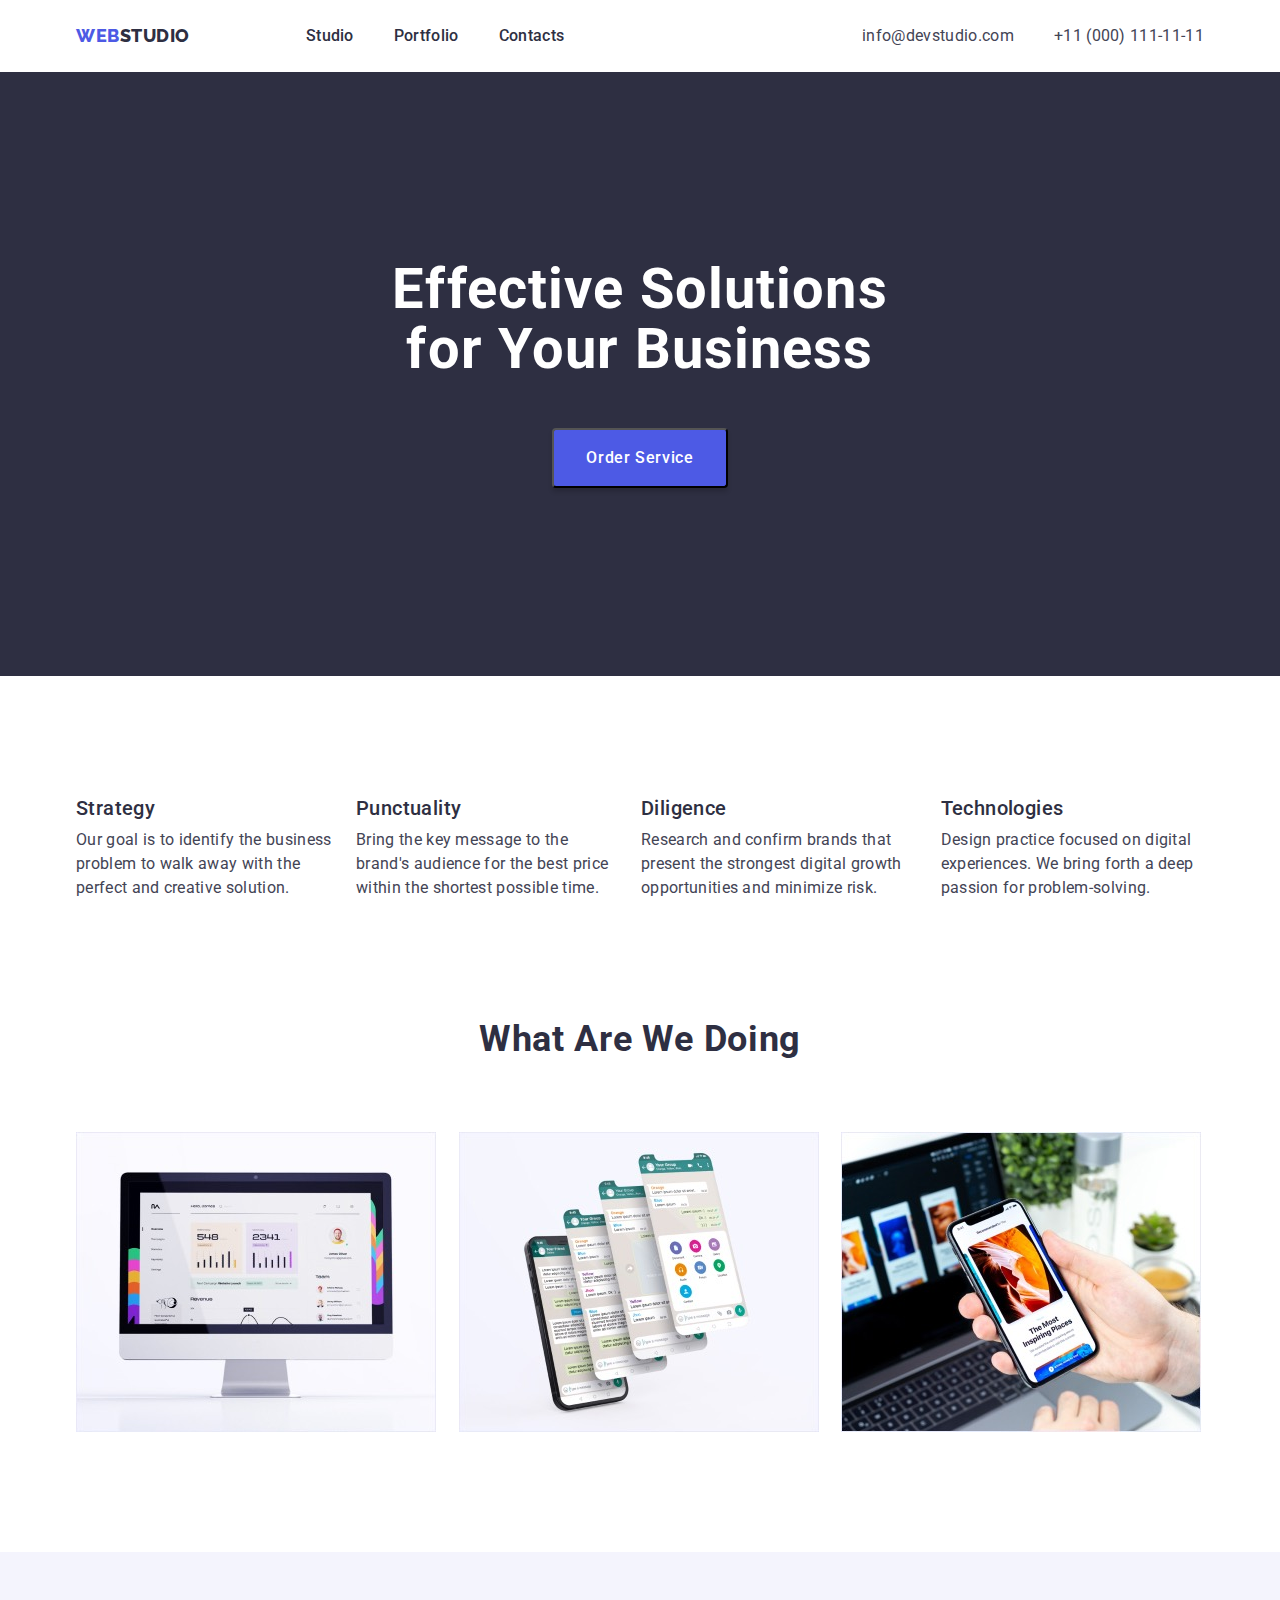
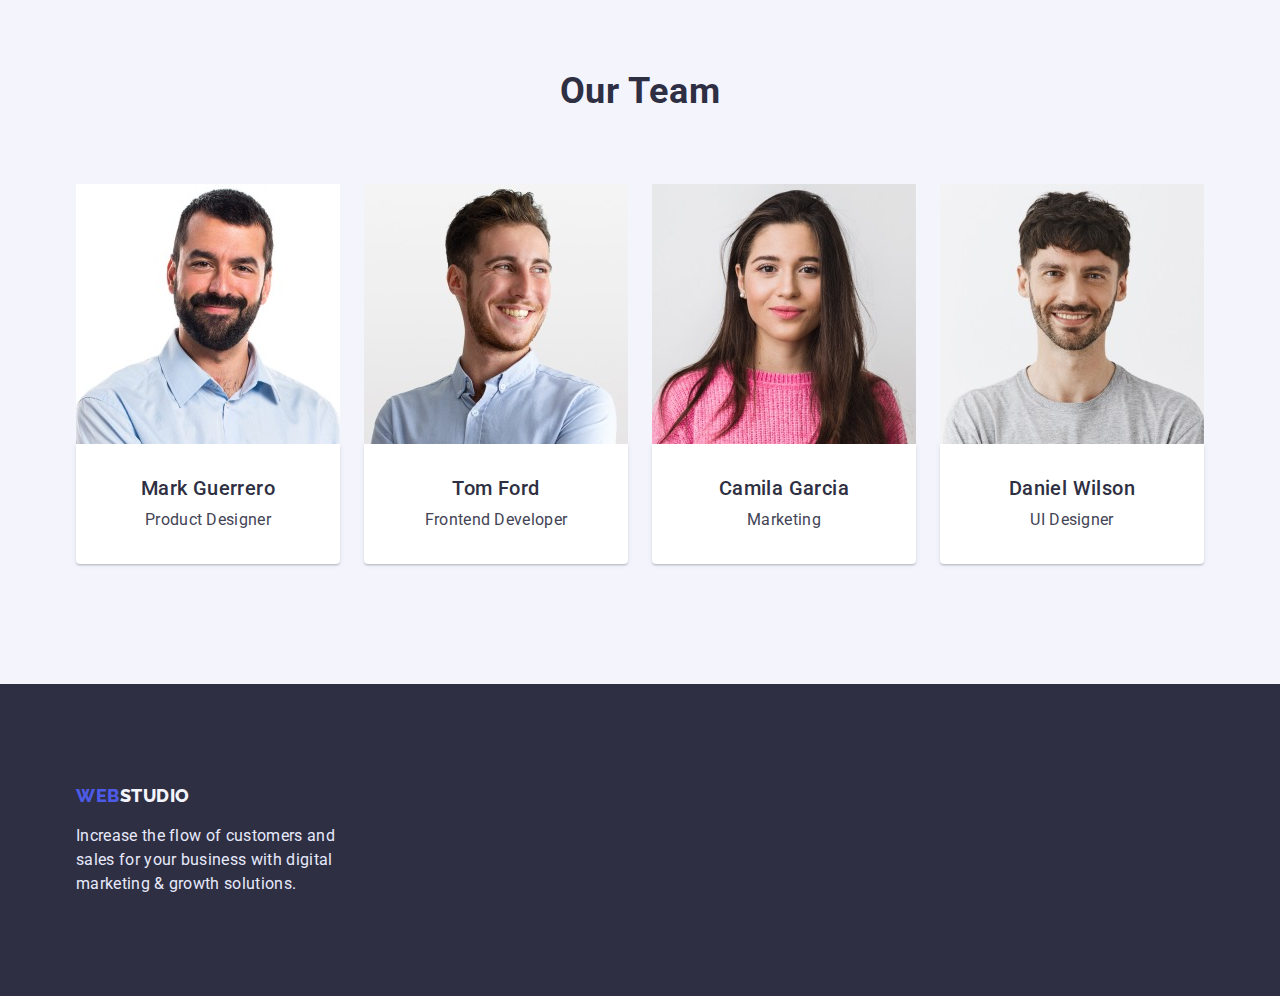
<file: index.html>
<!DOCTYPE html>
<html lang="en">

<head>
    <meta charset="UTF-8">
    <meta http-equiv="X-UA-Compatible" content="IE=edge">
    <meta name="viewport" content="width=device-width, initial-scale=1.0">
    <title>WebS &#128509;</title>
    <link rel="preconnect" href="https://fonts.googleapis.com">
    <link rel="preconnect" href="https://fonts.gstatic.com" crossorigin>
    <link rel="stylesheet" href="https://cdn.jsdelivr.net/npm/modern-normalize@1.1.0/modern-normalize.min.css">
    <link
        href="https://fonts.googleapis.com/css2?family=Raleway:wght@800&family=Roboto:wght@400;500;700;900&display=swap"
        rel="stylesheet">


    <link rel="stylesheet" href="./css/styles.css">
</head>


<body>
    <!-- =========HEADER=========== -->
    <header class="page-header">
        <div class="container flex">
            <nav class="flex">
                <a class="logo link" href="./index.html">Web<span class="logo-second-part">Studio</span></a>
                <ul class="list flex">
                    <li><a class="link text-characteristics" href="./index.html">Studio</a></li>
                    <li><a class="link text-characteristics" href="./portfolio.html">Portfolio</a></li>
                    <li><a class="link text-characteristics" href="">Contacts</a></li>
                </ul>
            </nav>

            <address class="contacts flex">
                <ul class="flex list">
                    <li><a class="link contacts-text-characterictics"
                            href="mailto:info@devstudio.com">info@devstudio.com</a></li>
                    <li><a class="link contacts-text-characterictics" href="tel:+110001111111">+11 (000) 111-11-11</a>
                    </li>
                </ul>
            </address>

        </div>

    </header>
    <main>
        <!-- =========HERO============ -->
        <section class="hero">
            <div class="container">
                <h1 class="hero-promo">Effective Solutions
                    for Your Business</h1>
                <button class="hero-button" type="button">Order Service</button>
            </div>
        </section>
        <!-- =====OUR ADVANTAGES======== -->
        <section class="section">
            <div class="container">
                <h2 hidden>Our Advantages</h2>
                <ul class="list list-of-advantages">
                    <li>
                        <h3 class="advantage">Strategy</h3>
                        <p class="advantage-description">Our goal is to identify the business
                            problem to walk away with the perfect and creative solution.</p>
                    </li>
                    <li>
                        <h3 class="advantage">Punctuality</h3>
                        <p class="advantage-description">Bring the key message to the brand's audience for the best
                            price within the shortest possible
                            time.</p>
                    </li>
                    <li>
                        <h3 class="advantage">Diligence</h3>
                        <p class="advantage-description">Research and confirm brands that present the strongest digital
                            growth opportunities and
                            minimize risk.</p>
                    </li>
                    <li>
                        <h3 class="advantage">Technologies</h3>
                        <p class="advantage-description">Design practice focused on digital experiences. We bring forth
                            a deep passion for
                            problem-solving.</p>
                    </li>
                </ul>
            </div>
        </section>
        <!-- ======WHAT ARE WE DOING==== -->
        <section class="section section-correction">
            <div class="container">
                <h2 class="section-promo">What are we doing</h2>
                <ul class="list pictures-list">
                    <li class="pic"><img src="./images/mac-software.jpg" alt="PC Photo"></li>
                    <li class="pic"><img src="./images/mobile-aps.jpg" alt="phone picture"></li>
                    <li class="pic"><img src="./images/any-platform-solutions.jpg" alt="PC and Phone"></li>
                </ul>


            </div>
        </section>
        <!-- ==============OUR TEAM=================== -->
        <section class="section background">
            <div class="container">
                <h2 class="section-promo">Our Team</h2>
                <ul class="list list-of-employees">
                    <li class="cards-of-emloyees">
                        <img class="employees-photo" src="./images/mark-guerrero.jpg" alt="employee photo">
                        <div class="employee-information">
                            <h3 class="employee-name">Mark Guerrero</h3>
                            <p class="employee-position">Product Designer</p>
                        </div>
                    </li>
                    <li class="cards-of-emloyees">
                        <img class="employees-photo" src="./images/tom-ford.jpg" alt="employee photo">
                        <div class="employee-information">
                            <h3 class="employee-name">Tom Ford</h3>
                            <p class="employee-position">Frontend Developer</p>
                        </div>
                    </li>
                    <li class="cards-of-emloyees">
                        <img class="employees-photo" src="./images/camila-garcia.jpg" alt="employee photo">
                        <div class="employee-information">
                            <h3 class="employee-name">Camila Garcia</h3>
                            <p class="employee-position">Marketing</p>
                        </div>
                    </li>
                    <li class="cards-of-emloyees">
                        <img class="employees-photo" src="./images/daniel-wilson.jpg" alt="employee photo">
                        <div class="employee-information">
                            <h3 class="employee-name">Daniel Wilson</h3>
                            <p class="employee-position">UI Designer</p>
                        </div>
                    </li>
                </ul>
            </div>
        </section>
    </main>
    <footer class="footer">
        <div class="container footer-container">
            <a class="logo link footer-logo" href="./index.html">Web<span
                    class="logo-second-part-footer">Studio</span></a>
            <p class="why-choose-us">Increase the flow of customers and sales for your business with digital marketing &
                growth solutions.</p>

        </div>
    </footer>
</body>

</html>
</file>
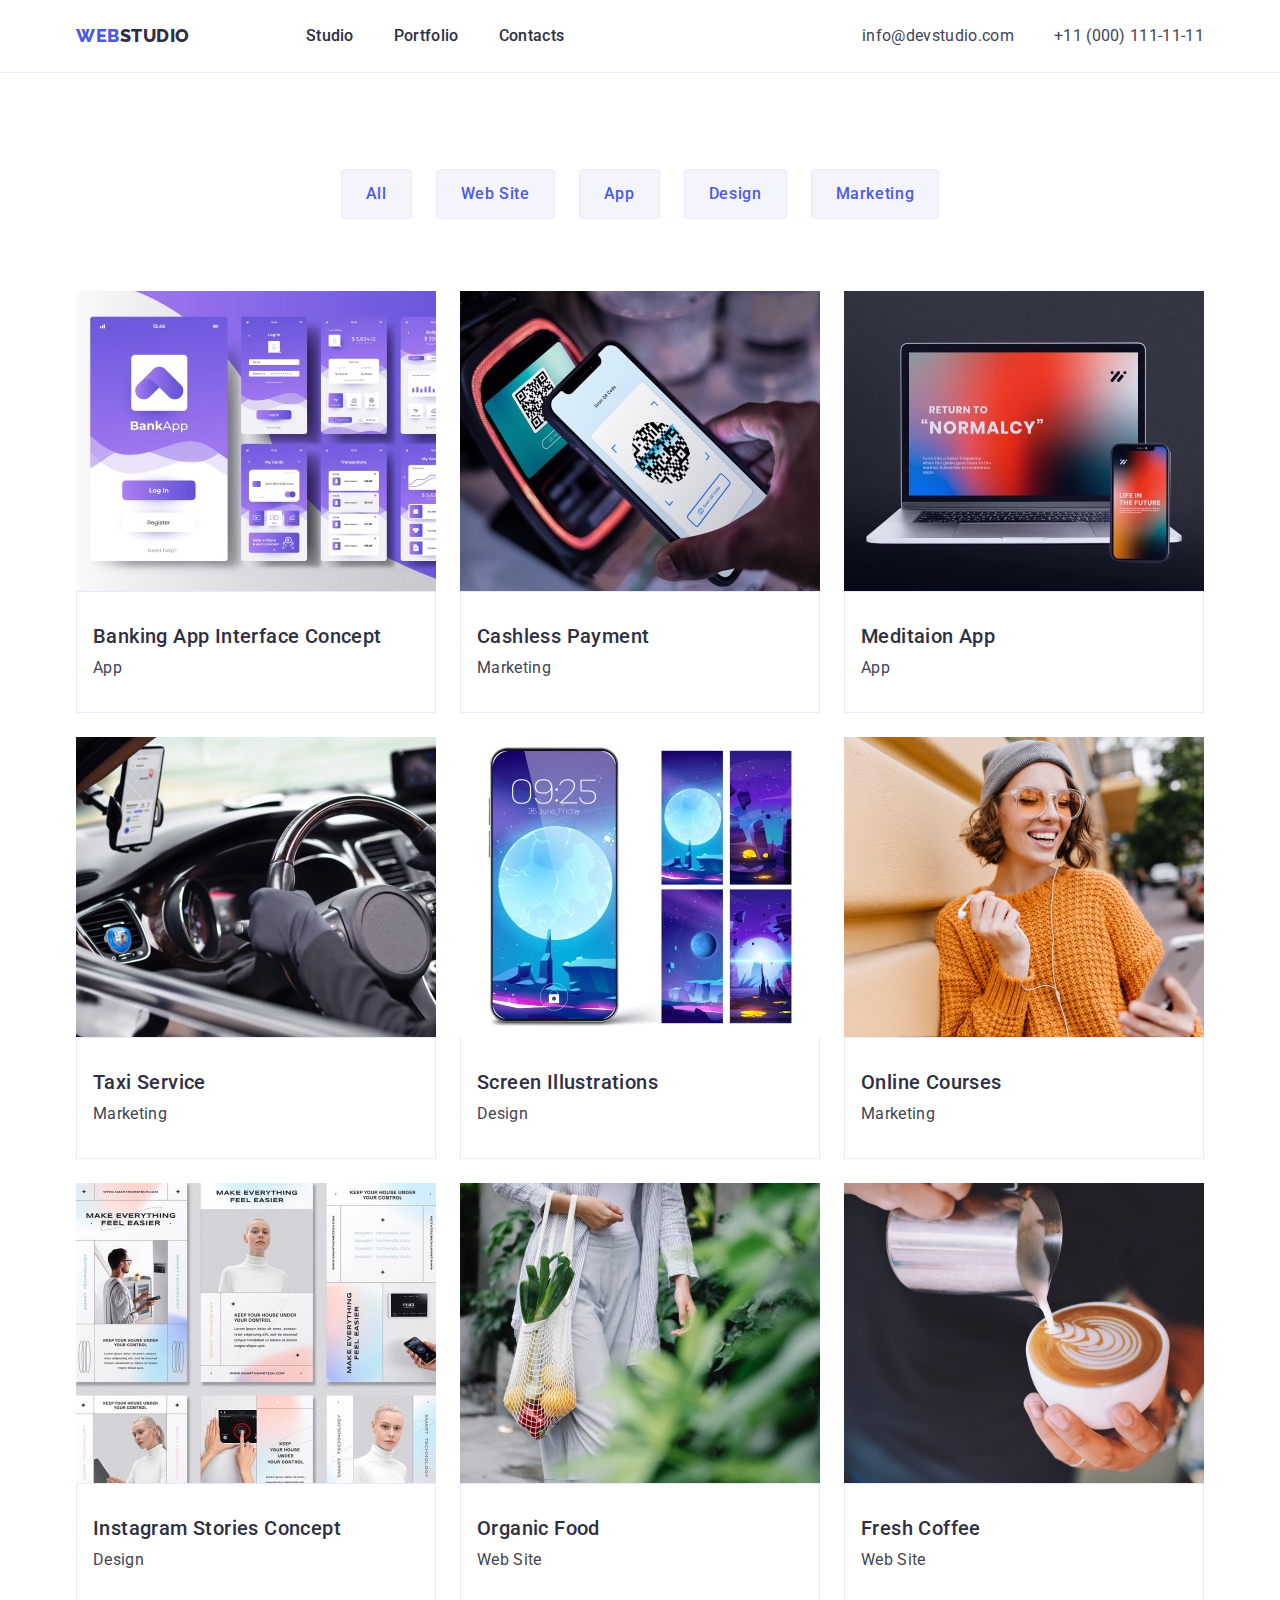
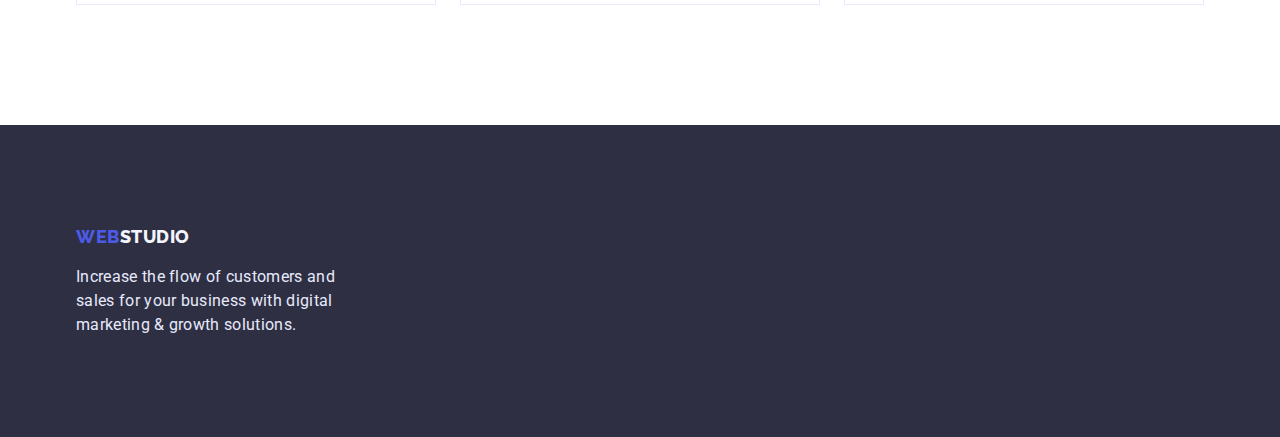
<file: portfolio.html>
<!DOCTYPE html>
<html lang="en">

<head>
    <meta charset="UTF-8">
    <meta http-equiv="X-UA-Compatible" content="IE=edge">
    <meta name="viewport" content="width=device-width, initial-scale=1.0">
    <title>WebS &#128509;</title>
    <link rel="preconnect" href="https://fonts.googleapis.com">
    <link rel="preconnect" href="https://fonts.gstatic.com" crossorigin>
    <link rel="stylesheet" href="https://cdn.jsdelivr.net/npm/modern-normalize@1.1.0/modern-normalize.min.css">
    <link
        href="https://fonts.googleapis.com/css2?family=Raleway:wght@800&family=Roboto:wght@400;500;700;900&display=swap"
        rel="stylesheet">


    <link rel="stylesheet" href="./css/styles.css">
</head>

<body>
    <!-- =========HEADER=========== -->
    <header class="page-header underline">
        <div class="container flex">
            <nav class="flex">
                <a class="logo link" href="./index.html">Web<span class="logo-second-part">Studio</span></a>
                <ul class="list flex">
                    <li><a class="link text-characteristics" href="./index.html">Studio</a></li>
                    <li><a class="link text-characteristics" href="./portfolio.html">Portfolio</a></li>
                    <li><a class="link text-characteristics" href="">Contacts</a></li>
                </ul>
            </nav>

            <address class="contacts flex">
                <ul class="flex list">
                    <li><a class="link contacts-text-characterictics"
                            href="mailto:info@devstudio.com">info@devstudio.com</a></li>
                    <li><a class="link contacts-text-characterictics" href="tel:+110001111111">+11 (000) 111-11-11</a>
                    </li>
                </ul>
            </address>

        </div>

    </header>
    <!-- ===============MAIN SECTION============== -->
    <section class="portfolio-maim-section">
        <div class="container">
            <h1 hidden> Our Services</h1>
            <ul class="button-list list">
                <li><button class="button-specs" type="button">All</button></li>
                <li><button class="button-specs" type="button">Web Site</button></li>
                <li><button class="button-specs" type="button">App</button></li>
                <li><button class="button-specs" type="button">Design</button></li>
                <li><button class="button-specs" type="button">Marketing</button></li>
            </ul>
            <ul class="list sevices-cards">
                <li class="services-cards-items"><a class="link" href=""><img src="./images/banking-app-interface1.jpg"
                            alt="Banking App Interface Concept">
                        <div class="cards-info">
                            <h2 class="type-of-product">Banking App Interface Concept</h2>
                            <p class="type-of-sphear">App</p>
                        </div>
                    </a>
                </li>
                <li class="services-cards-items"><a class="link" href=""><img src="./images/cashless-payment2.jpg"
                            alt="Cashless Payment">
                        <div class="cards-info">
                            <h2 class="type-of-product">Cashless Payment</h2>
                            <p class="type-of-sphear">Marketing</p>
                        </div>
                    </a>
                </li>
                <li class="services-cards-items"><a class="link" href=""><img src="./images/meditation-app3.jpg"
                            alt="Meditaion App">
                        <div class="cards-info">
                            <h2 class="type-of-product">Meditaion App</h2>
                            <p class="type-of-sphear">App</p>
                        </div>
                    </a>
                </li>
                <li class="services-cards-items"><a class="link" href=""><img src="./images/taxi-services2-1.jpg"
                            alt="Taxi Service">
                        <div class="cards-info">
                            <h2 class="type-of-product">Taxi Service</h2>
                            <p class="type-of-sphear">Marketing</p>
                        </div>
                    </a>
                </li>
                <li class="services-cards-items"><a class="link" href=""><img src="./images/screen-illustrations2-2.jpg"
                            alt="Screen Illustrations">
                        <div class="cards-info cards-info-no-up-border">
                            <h2 class="type-of-product">Screen Illustrations</h2>
                            <p class="type-of-sphear">Design</p>
                        </div>
                    </a>
                </li>
                <li class="services-cards-items"><a class="link" href=""><img src="./images/online-courses2-3.jpg"
                            alt="Online Courses">
                        <div class="cards-info">
                            <h2 class="type-of-product">Online Courses</h2>
                            <p class="type-of-sphear">Marketing</p>
                        </div>
                    </a>
                </li>
                <li class="services-cards-items"><a class="link" href=""><img src="./images/instagram-stories3-1.jpg"
                            alt="Instagram Stories Concept">
                        <div class="cards-info">
                            <h2 class="type-of-product">Instagram Stories Concept</h2>
                            <p class="type-of-sphear">Design</p>
                        </div>
                    </a>
                </li>
                <li class="services-cards-items"><a class="link" href=""><img src="./images/organic-food3-2.jpg"
                            alt="Organic Food">
                        <div class="cards-info">
                            <h2 class="type-of-product">Organic Food</h2>
                            <p class="type-of-sphear">Web Site</p>
                        </div>
                    </a>
                </li>
                <li class="services-cards-items"><a class="link" href=""><img src="./images/fresh-coffee3-3.jpg"
                            alt="Fresh Coffee">
                        <div class="cards-info">
                            <h2 class="type-of-product">Fresh Coffee</h2>
                            <p class="type-of-sphear">Web Site</p>
                        </div>
                    </a>
                </li>
            </ul>

        </div>
    </section>
    <!-- ==============FOOTER===================== -->
    <footer class="footer">
        <div class="container footer-container">
            <a class="logo link footer-logo" href="./index.html">Web<span
                    class="logo-second-part-footer">Studio</span></a>
            <p class="why-choose-us">Increase the flow of customers and sales for your business with digital marketing &
                growth solutions.</p>

        </div>
    </footer>
</body>

</html>
</file>
<file: css/styles.css>
.list {
  list-style: none;
}
.link {
  text-decoration: none;
}
img {
  display: block;
  max-width: 100%;
  height: auto;
}
h1,
h2,
h3,
h4,
h5,
p {
  margin-top: 0;
  margin-bottom: 0;
}
ul,
ol {
  margin-top: 0;
  margin-bottom: 0;
  padding-left: 0;
}
img {
  display: block;
}
button {
  cursor: pointer;
}
body {
  font-family: "Roboto", sans-serif;
  color: #434455;
  margin: 0;
}
.container {
  width: 1158px;
  margin-left: auto;
  margin-right: auto;
  padding-left: 15px;
  padding-right: 15px;
}
.section {
  padding-top: 120px;
  padding-bottom: 120px;
}

/* =========================HEADER================================ */
.flex {
  display: flex;
  column-gap: 40px;
}
.page-header {
  padding-top: 24px;
  padding-bottom: 24px;
}

.logo {
  font-family: "Raleway";
  font-weight: 800;
  font-size: 18px;
  line-height: 1.34;
  display: flex;
  align-items: center;
  letter-spacing: 0.03em;
  text-transform: uppercase;
  color: #4d5ae5;
  margin-right: 76px;
}

.logo-second-part {
  color: #2e2f42;
}
.contacts {
  font-style: normal;
  margin-left: auto;
}
.text-characteristics {
  font-weight: 500;
  font-size: 16px;
  line-height: 24px;
  letter-spacing: 0.02em;
  color: #2e2f42;
}
.contacts-text-characterictics {
  font-weight: 400;
  font-size: 16px;
  line-height: 24px;
  letter-spacing: 0.02em;
  color: #434455;
}
.text-characteristics:hover,
.text-characteristics:focus,
.contacts-text-characterictics:hover,
.contacts-text-characterictics:focus {
  color: #404bbf;
}
/* =========================/HEADER================================ */
/* =========================HERO=================================== */
.hero {
  background: #2e2f42;
  padding-top: 188px;
  padding-bottom: 188px;
}
.hero-promo {
  font-weight: 700;
  font-size: 56px;
  line-height: 1.07;
  text-align: center;
  letter-spacing: 0.02em;
  color: #ffffff;
  display: flex;
  flex-wrap: wrap;
  max-width: 496px;
  margin-left: auto;
  margin-right: auto;
  margin-bottom: 48px;
}

.hero-button {
  font-weight: 500;
  font-size: 16px;
  line-height: 1.5;
  display: flex;
  align-items: center;
  letter-spacing: 0.04em;
  color: #ffffff;
  background: #4d5ae5;
  box-shadow: 0px 4px 4px rgba(0, 0, 0, 0.15);
  border-radius: 4px;
  margin-left: auto;
  margin-right: auto;
  padding: 16px 32px;
}
/* =========================/HERO=================================== */
/* =========================OUR ADVANTAGES========================== */
.list-of-advantages {
  display: flex;
  column-gap: 24px;
}
.advantage {
  font-weight: 500;
  font-size: 20px;
  line-height: 1.2;
  letter-spacing: 0.02em;
  color: #2e2f42;
  margin-bottom: 8px;
}
.advantage-description {
  font-weight: 400;
  font-size: 16px;
  line-height: 24px;
  letter-spacing: 0.02em;
  color: #434455;
}
/* =========================/OUR ADVANTAGES========================== */
/* =========================WHAT ARE WE DOING======================== */
.section-promo {
  font-weight: 700;
  font-size: 36px;
  line-height: 1.11;
  text-align: center;
  letter-spacing: 0.02em;
  text-transform: capitalize;
  color: #2e2f42;
  margin-bottom: 72px;
}
.section-correction {
  padding-top: 0;
}
.pictures-list {
  display: flex;
  flex-wrap: wrap;
  margin-left: -20px;
  margin-top: -20px;
}
.pic {
  display: flex;
  flex-basis: calc(100% / 3 - 20px);
  margin-left: 20px;
  margin-top: 20px;
}
/* =========================/WHAT ARE WE DOING======================== */
/* =========================OUR TEAM================================== */
.background {
  background: #f4f4fd;
}
.list-of-employees {
  display: flex;
  flex-wrap: wrap;
  margin-left: -24px;
  margin-top: -24px;
}
.cards-of-emloyees {
  flex-basis: calc(100% / 4 - 24px);
  margin-left: 24px;
  margin-top: 24px;
}
.employee-information {
  background: #ffffff;
  box-shadow: 0px 1px 6px rgba(46, 47, 66, 0.08),
    0px 1px 1px rgba(46, 47, 66, 0.16), 0px 2px 1px rgba(46, 47, 66, 0.08);
  border-radius: 0px 0px 4px 4px;
  padding: 32px 16px 32px 16px;
}
.employee-name {
  display: flex;
  justify-content: center;
  margin-bottom: 8px;
  font-weight: 500;
  font-size: 20px;
  line-height: 1.2;
  text-align: center;
  letter-spacing: 0.02em;
  color: #2e2f42;
}
.employee-position {
  display: flex;
  justify-content: center;
  font-weight: 400;
  font-size: 16px;
  line-height: 1.5;
  text-align: center;
  letter-spacing: 0.02em;
  color: #434455;
}
/* =========================/OUR TEAM================================== */
/* =========================FOOTER===================================== */
.footer {
  background: #2e2f42;
}
.logo-second-part-footer {
  color: #f4f4fd;
}
.why-choose-us {
  font-weight: 400;
  font-size: 16px;
  line-height: 1.5;
  letter-spacing: 0.02em;
  color: #e7e9fc;
  display: flex;
  flex-wrap: wrap;
  max-width: 264px;
}
.footer-container {
  padding-top: 100px;
  padding-bottom: 100px;
}
.footer-logo {
  margin-bottom: 16px;
}
/* =========================/FOOTER===================================== */
/* =========================PORTFOLIO=================================== */
/* =========================HEADER====================================== */
.underline {
  border-bottom: 1px solid #e7e9fc;
}
/* =========================/HEADER====================================== */
/* =========================MAIN========================================= */
.button-list {
  display: flex;
  justify-content: center;
  column-gap: 24px;
  margin-bottom: 72px;
}
.button-specs {
  background: #f4f4fd;
  border: 1px solid #e7e9fc;
  border-radius: 4px;
  font-weight: 500;
  font-size: 16px;
  line-height: 1.5;
  letter-spacing: 0.04em;
  color: #4d5ae5;
  padding: 12px 24px;
}
.portfolio-maim-section {
  padding-top: 96px;
  padding-bottom: 120px;
}
.button-specs:hover,
.button-specs:focus {
  background: #404bbf;
  color: #ffffff;
}
.sevices-cards {
  display: flex;
  flex-wrap: wrap;
  margin-top: -24px;
  margin-left: -24px;
}
.services-cards-items {
  flex-basis: calc(100% / 3 - 24px);
  margin-top: 24px;
  margin-left: 24px;
}
.cards-info {
  background: #ffffff;
  border: 1px solid #e7e9fc;
  padding: 32px 16px;
}
.type-of-product {
  font-weight: 500;
  font-size: 20px;
  line-height: 1.2;
  letter-spacing: 0.02em;
  color: #2e2f42;
  margin-bottom: 8px;
}
.type-of-sphear {
  font-weight: 400;
  font-size: 16px;
  line-height: 1.5;
  letter-spacing: 0.02em;
  color: #434455;
}
.cards-info-no-up-border {
  border-top: 1px solid #ffffff;
}
</file>
